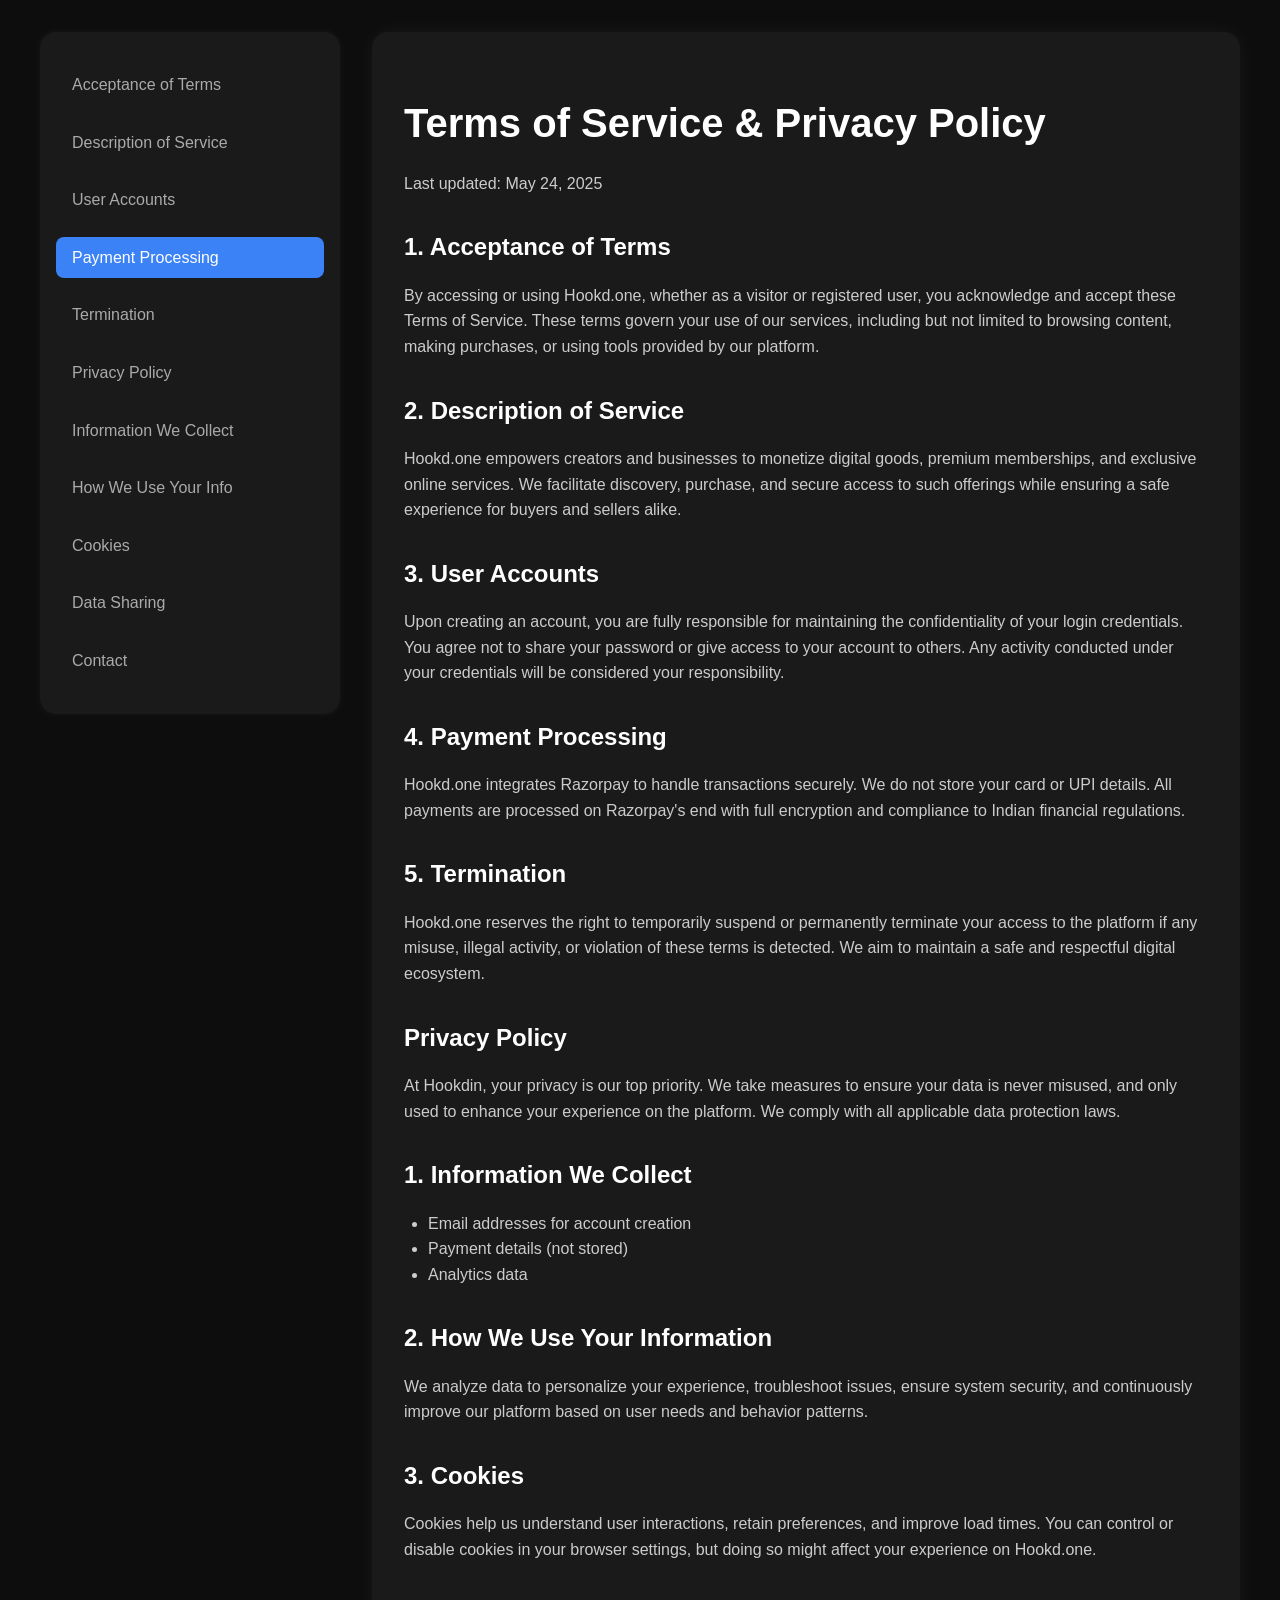
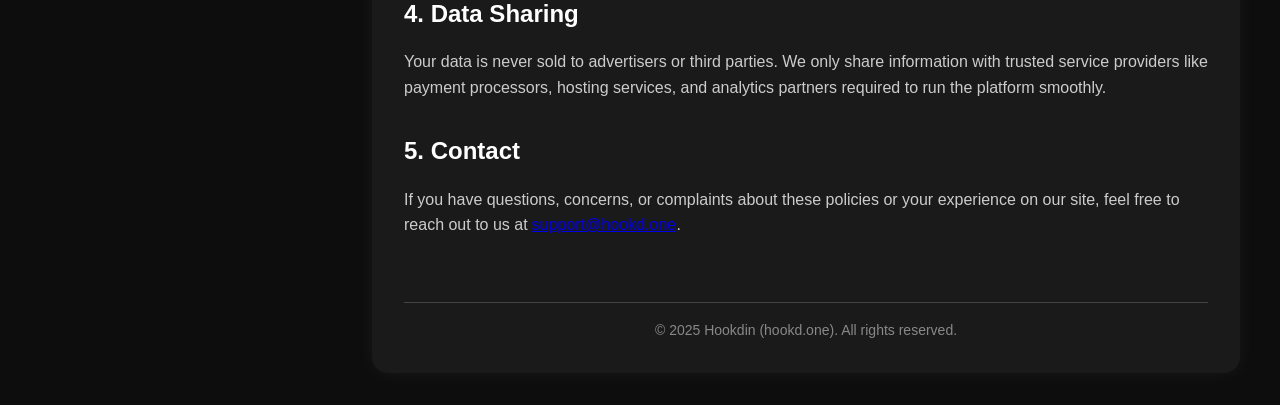
<file: tos.html>
<!DOCTYPE html>
<html lang="en">
<head>
  <meta charset="UTF-8" />
  <meta name="viewport" content="width=device-width, initial-scale=1.0"/>
  <meta name="description" content="Terms of service and privacy policy for HOOKD."/>
  <title>Hookd T&P</title>
  <link rel="stylesheet" href="tos.css" />
</head>
<body>
  <div class="container">
    <aside class="sidebar">
      <ul>
        <li><a href="#Acceptance-of-Terms">Acceptance of Terms</a></li>
        <li><a href="#Description-of-Service">Description of Service</a></li>
        <li><a href="#User-Accounts">User Accounts</a></li>
        <li><a href="#Payment-Processing">Payment Processing</a></li>
        <li><a href="#Termination">Termination</a></li>
        <li><a href="#Privacy-Policy">Privacy Policy</a></li>
        <li><a href="#Information-We-Collect">Information We Collect</a></li>
        <li><a href="#How-We-Use-Your-Information">How We Use Your Info</a></li>
        <li><a href="#Cookies">Cookies</a></li>
        <li><a href="#Data-Sharing">Data Sharing</a></li>
        <li><a href="#Contact">Contact</a></li>
      </ul>
    </aside>
    <main class="content">
      <h1>Terms of Service & Privacy Policy</h1>
      <p>Last updated: May 24, 2025</p>

      <section id="Acceptance-of-Terms">
        <h2>1. Acceptance of Terms</h2>
        <p>By accessing or using Hookd.one, whether as a visitor or registered user, you acknowledge and accept these Terms of Service. These terms govern your use of our services, including but not limited to browsing content, making purchases, or using tools provided by our platform.</p>
      </section>

      <section id="Description-of-Service">
        <h2>2. Description of Service</h2>
        <p>Hookd.one empowers creators and businesses to monetize digital goods, premium memberships, and exclusive online services. We facilitate discovery, purchase, and secure access to such offerings while ensuring a safe experience for buyers and sellers alike.</p>
      </section>

      <section id="User-Accounts">
        <h2>3. User Accounts</h2>
        <p>Upon creating an account, you are fully responsible for maintaining the confidentiality of your login credentials. You agree not to share your password or give access to your account to others. Any activity conducted under your credentials will be considered your responsibility.</p>
      </section>

      <section id="Payment-Processing">
        <h2>4. Payment Processing</h2>
        <p>Hookd.one integrates Razorpay to handle transactions securely. We do not store your card or UPI details. All payments are processed on Razorpay's end with full encryption and compliance to Indian financial regulations.</p>
      </section>

      <section id="Termination">
        <h2>5. Termination</h2>
        <p>Hookd.one reserves the right to temporarily suspend or permanently terminate your access to the platform if any misuse, illegal activity, or violation of these terms is detected. We aim to maintain a safe and respectful digital ecosystem.</p>
      </section>

      <section id="Privacy-Policy">
        <h2>Privacy Policy</h2>
        <p>At Hookdin, your privacy is our top priority. We take measures to ensure your data is never misused, and only used to enhance your experience on the platform. We comply with all applicable data protection laws.</p>
      </section>

      <section id="Information-We-Collect">
        <h2>1. Information We Collect</h2>
        <ul>
          <li>Email addresses for account creation</li>
          <li>Payment details (not stored)</li>
          <li>Analytics data</li>
        </ul>
      </section>

      <section id="How-We-Use-Your-Information">
        <h2>2. How We Use Your Information</h2>
        <p>We analyze data to personalize your experience, troubleshoot issues, ensure system security, and continuously improve our platform based on user needs and behavior patterns.</p>
      </section>

      <section id="Cookies">
        <h2>3. Cookies</h2>
        <p>Cookies help us understand user interactions, retain preferences, and improve load times. You can control or disable cookies in your browser settings, but doing so might affect your experience on Hookd.one.</p>
      </section>

      <section id="Data-Sharing">
        <h2>4. Data Sharing</h2>
        <p>Your data is never sold to advertisers or third parties. We only share information with trusted service providers like payment processors, hosting services, and analytics partners required to run the platform smoothly.</p>
      </section>

      <section id="Contact">
        <h2>5. Contact</h2>
        <p>If you have questions, concerns, or complaints about these policies or your experience on our site, feel free to reach out to us at <a href="mailto:veteris@hookd.one">support@hookd.one</a>.</p>
      </section>

      <footer>
        &copy; 2025 Hookdin (hookd.one). All rights reserved.
      </footer>
    </main>
  </div>

  <script src="tos.js"></script>
</body>
</html>
</file>
<file: tos.css>
body {
  background-color: #0d0d0d;
  color: #fff;
  font-family: 'Inter', sans-serif;
  margin: 0;
  padding: 2rem;
  line-height: 1.6;
  scroll-behavior: smooth;
}

.container {
  display: flex;
  flex-direction: row;
  gap: 2rem;
  max-width: 1200px;
  margin: auto;
}

.sidebar {
  flex: 1;
  position: sticky;
  top: 2rem;
  display: none;
  padding: 1rem;
  border-radius: 1rem;
  background-color: #1a1a1a;
  box-shadow: 0 0 10px rgba(255, 255, 255, 0.05);
  height: fit-content;
  transition: all 0.3s ease-in-out;
}
@media (min-width: 768px) {
  .sidebar {
    display: block;
  }
}

.sidebar ul {
  list-style: none;
  padding-left: 0;
}

.sidebar li {
  margin-bottom: 1rem;
}

.sidebar a {
  color: #aaa;
  text-decoration: none;
  padding: 0.5rem 1rem;
  display: block;
  border-radius: 0.5rem;
  transition: background-color 0.2s, color 0.2s;
}

.sidebar a:hover,
.sidebar a.active {
  background-color: #3b82f6;
  color: #fff;
}

.content {
  flex: 3;
  padding: 2rem;
  background-color: #1a1a1a;
  border-radius: 1rem;
  box-shadow: 0 0 20px rgba(255, 255, 255, 0.05);
  transition: all 0.3s ease-in-out;
}

h1 {
  font-size: 2.5rem;
  margin-bottom: 1rem;
  font-weight: bold;
}

h2 {
  font-size: 1.5rem;
  margin-top: 2rem;
  margin-bottom: 0.5rem;
  font-weight: 600;
}

p, li {
  color: #ccc;
  font-size: 1rem;
}

ul {
  padding-left: 1.5rem;
}

footer {
  margin-top: 4rem;
  padding-top: 1rem;
  border-top: 1px solid #444;
  color: #888;
  font-size: 0.875rem;
  text-align: center;
}
</file>
